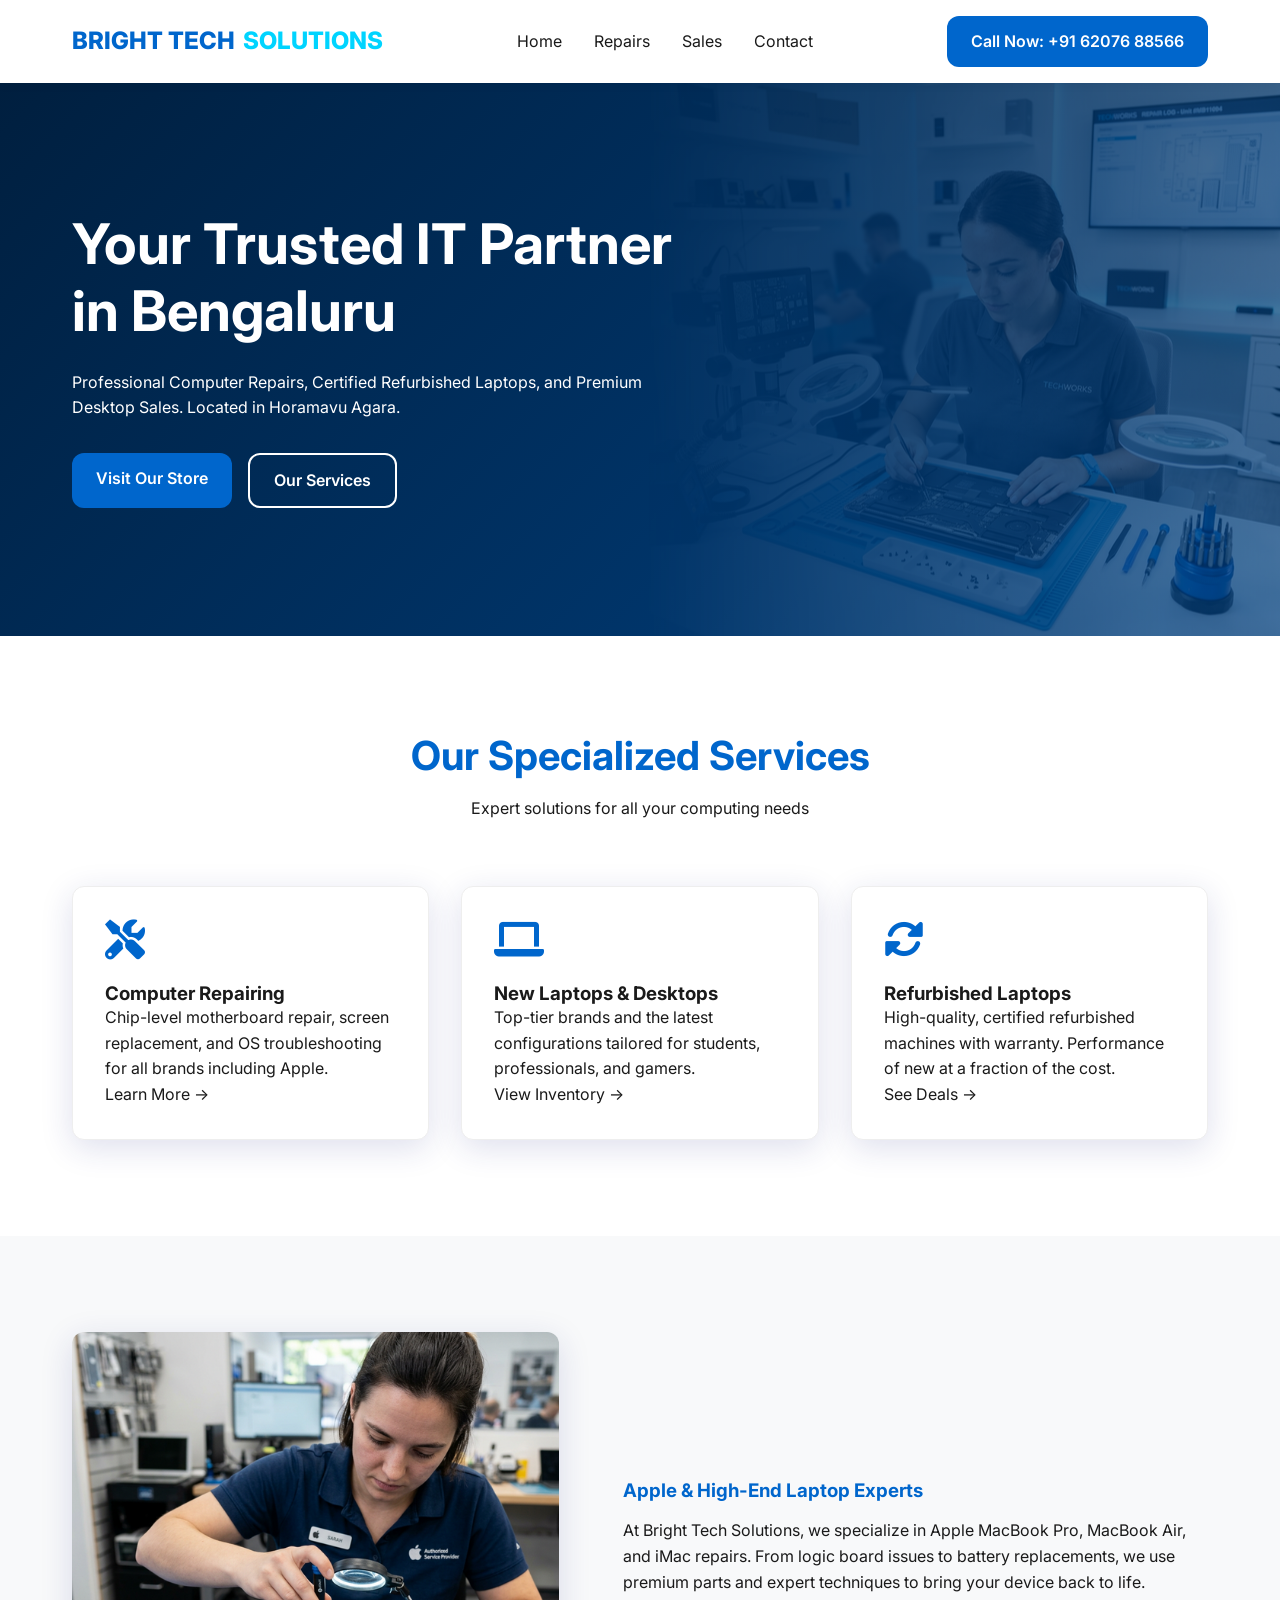
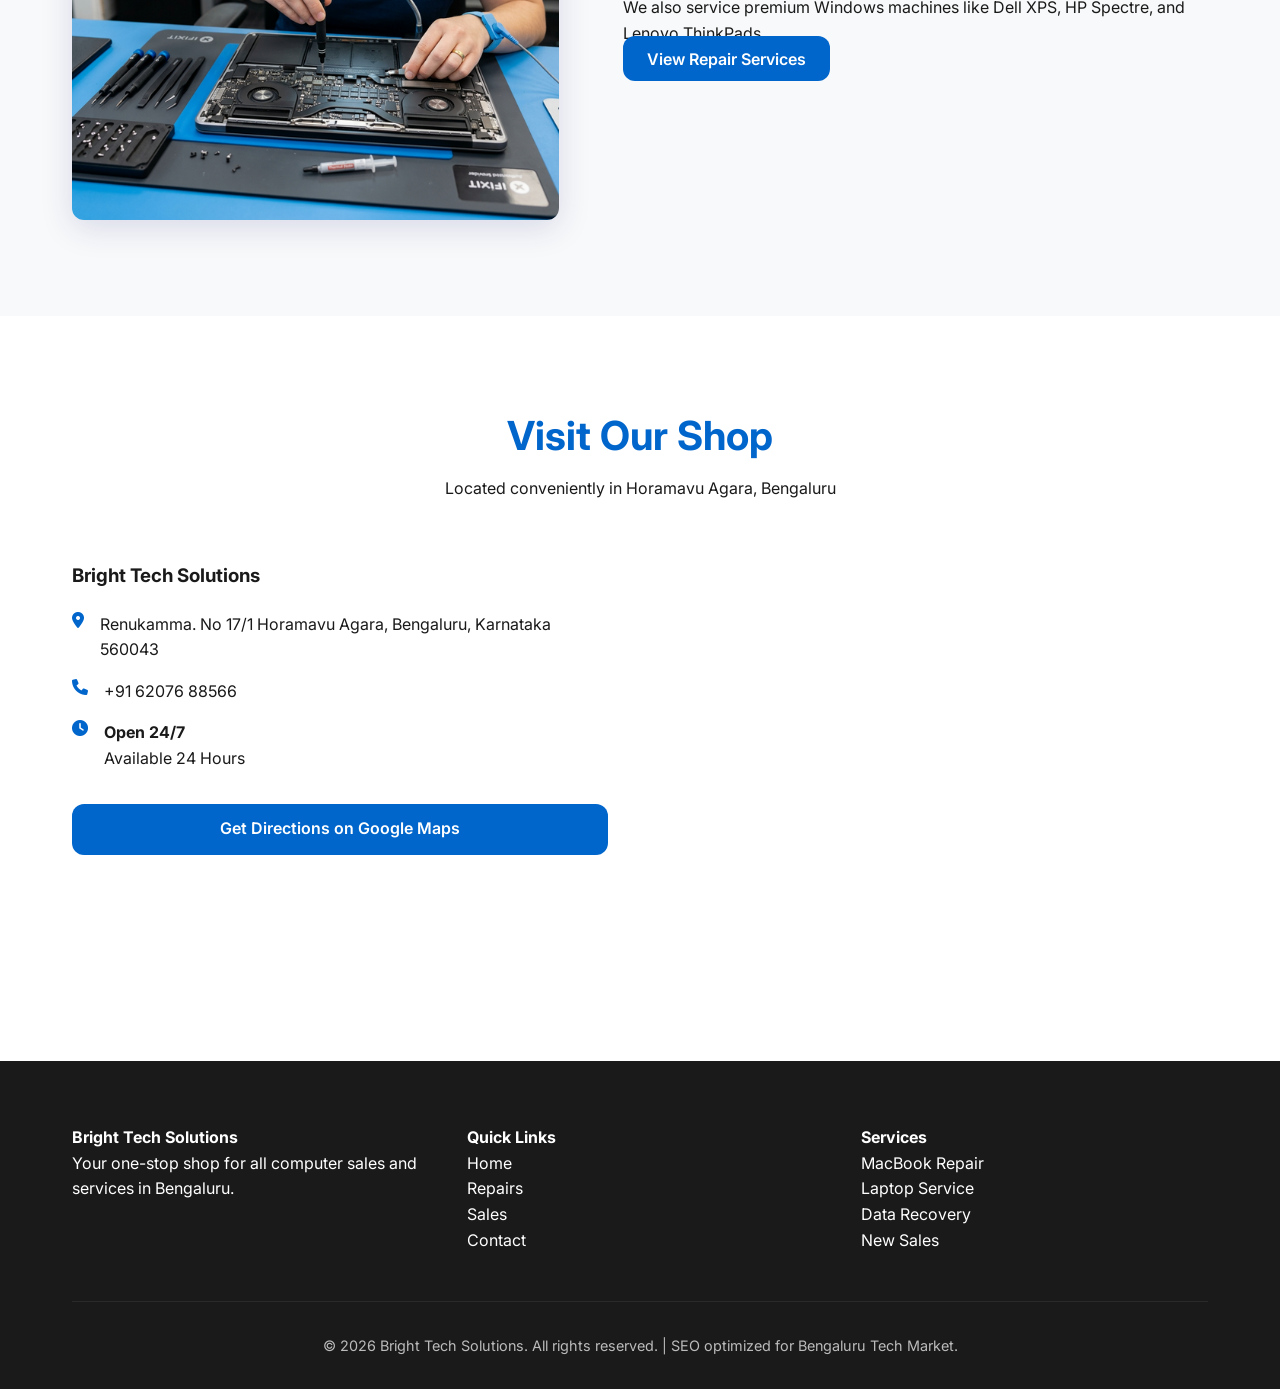
<file: index.html>
<!DOCTYPE html>
<html lang="en">

<head>
    <meta charset="UTF-8">
    <meta name="viewport" content="width=device-width, initial-scale=1.0">
    <link rel="canonical" href="https://brighttechsolution.store/" />
    <title>Bright Tech Solutions | Best Laptop Repair & Computer Sales in Bengaluru</title>
    <meta name="description"
        content="Bright Tech Solutions in Horamavu Agara, Bengaluru. Specialist in Apple laptop repairs, computer services, refurbished laptops, and desktop sales. High-quality tech solutions at affordable prices.">
    <meta name="keywords"
        content="Laptop repair Bengaluru, Computer service Horamavu Agara, Refurbished laptops Bengaluru, Apple laptop repair Bengaluru, Computer sales Bengaluru, Bright Tech Solutions">

    <!-- Open Graph / Facebook -->
    <meta property="og:type" content="website" />
    <meta property="og:url" content="https://brighttechsolution.store/" />
    <meta property="og:title" content="Bright Tech Solutions | Best Laptop Repair & Computer Sales in Bengaluru" />
    <meta property="og:description" content="Bright Tech Solutions in Horamavu Agara, Bengaluru. Specialist in Apple laptop repairs, computer services, refurbished laptops, and desktop sales. High-quality tech solutions at affordable prices." />
    <meta property="og:image" content="https://brighttechsolution.store/images/hero.png" />

    <!-- Twitter -->
    <meta property="twitter:card" content="summary_large_image" />
    <meta property="twitter:url" content="https://brighttechsolution.store/" />
    <meta property="twitter:title" content="Bright Tech Solutions | Best Laptop Repair & Computer Sales in Bengaluru" />
    <meta property="twitter:description" content="Bright Tech Solutions in Horamavu Agara, Bengaluru. Specialist in Apple laptop repairs, computer services, refurbished laptops, and desktop sales. High-quality tech solutions at affordable prices." />
    <meta property="twitter:image" content="https://brighttechsolution.store/images/hero.png" />

    <!-- CSS -->
    <link rel="stylesheet" href="css/styles.css">
    <!-- Google Fonts -->
    <link href="https://fonts.googleapis.com/css2?family=Inter:wght@400;600;700;800&display=swap" rel="stylesheet">
    <!-- Font Awesome -->
    <link rel="stylesheet" href="https://cdnjs.cloudflare.com/ajax/libs/font-awesome/6.0.0/css/all.min.css">

    <!-- Local Business Schema -->
    <script type="application/ld+json">
    {
      "@context": "https://schema.org",
      "@type": "LocalBusiness",
      "name": "Bright Tech Solutions",
      "image": "images/hero.png",
      "@id": "",
      "url": "https://brighttechsolutions.com",
      "telephone": "+91 62076 88566",
      "address": {
        "@type": "PostalAddress",
        "streetAddress": "Renukamma. No 17/1 Horamavu Agara",
        "addressLocality": "Bengaluru",
        "postalCode": "560043",
        "addressRegion": "KA",
        "addressCountry": "IN"
      },
      "geo": {
        "@type": "GeoCoordinates",
        "latitude": 13.0298,
        "longitude": 77.6628
      },
      "openingHoursSpecification": {
        "@type": "OpeningHoursSpecification",
        "dayOfWeek": [
          "Monday",
          "Tuesday",
          "Wednesday",
          "Thursday",
          "Friday",
          "Saturday",
          "Sunday"
        ],
        "opens": "00:00",
        "closes": "23:59"
      },
      "sameAs": []
    }
    </script>
</head>

<body>


    <header>
        <div class="container">
            <nav>
                <a href="index.html" class="logo">BRIGHT TECH <span>SOLUTIONS</span></a>
                <div class="mobile-toggle" id="mobile-toggle">
                    <i class="fas fa-bars"></i>
                </div>
                <ul class="nav-links" id="nav-links">
                    <li><a href="index.html">Home</a></li>
                    <li><a href="repairs.html">Repairs</a></li>
                    <li><a href="sales.html">Sales</a></li>
                    <li><a href="contact.html">Contact</a></li>
                </ul>
                <a href="tel:+916207688566" class="cta-button nav-cta">Call Now: +91 62076 88566</a>
            </nav>
        </div>
    </header>

    <main>
        <!-- Hero Section -->
        <section class="hero">
            <div class="container">
                <div class="hero-content">
                    <h1>Your Trusted IT Partner in Bengaluru</h1>
                    <p>Professional Computer Repairs, Certified Refurbished Laptops, and Premium Desktop Sales. Located
                        in Horamavu Agara.</p>
                    <div class="hero-btns">
                        <a href="contact.html" class="cta-button">Visit Our Store</a>
                        <a href="repairs.html" class="cta-button outline">Our Services</a>
                    </div>
                </div>
            </div>
        </section>

        <!-- Services Preview -->
        <section id="services">
            <div class="container">
                <div class="section-title">
                    <h2>Our Specialized Services</h2>
                    <p>Expert solutions for all your computing needs</p>
                </div>
                <div class="services-grid">
                    <div class="service-card">
                        <i class="fas fa-tools"></i>
                        <h3>Computer Repairing</h3>
                        <p>Chip-level motherboard repair, screen replacement, and OS troubleshooting for all brands
                            including Apple.</p>
                        <a href="repairs.html">Learn More →</a>
                    </div>
                    <div class="service-card">
                        <i class="fas fa-laptop"></i>
                        <h3>New Laptops & Desktops</h3>
                        <p>Top-tier brands and the latest configurations tailored for students, professionals, and
                            gamers.</p>
                        <a href="sales.html">View Inventory →</a>
                    </div>
                    <div class="service-card">
                        <i class="fas fa-sync-alt"></i>
                        <h3>Refurbished Laptops</h3>
                        <p>High-quality, certified refurbished machines with warranty. Performance of new at a fraction
                            of the cost.</p>
                        <a href="sales.html">See Deals →</a>
                    </div>
                </div>
            </div>
        </section>

        <!-- Apple Expert Section -->
        <section class="content-section">
            <div class="container">
                <div class="content-flex">
                    <div class="content-image">
                        <img src="images/apple-repair.png" alt="Apple MacBook Repair Bengaluru">
                    </div>
                    <div class="content-text">
                        <h3>Apple & High-End Laptop Experts</h3>
                        <p>At Bright Tech Solutions, we specialize in Apple MacBook Pro, MacBook Air, and iMac repairs.
                            From logic board issues to battery replacements, we use premium parts and expert techniques
                            to bring your device back to life.</p>
                        <p>We also service premium Windows machines like Dell XPS, HP Spectre, and Lenovo ThinkPads.</p>
                        <a href="repairs.html" class="cta-button">View Repair Services</a>
                    </div>
                </div>
            </div>
        </section>

        <!-- Location Section -->
        <section id="location">
            <div class="container">
                <div class="section-title">
                    <h2>Visit Our Shop</h2>
                    <p>Located conveniently in Horamavu Agara, Bengaluru</p>
                </div>
                <div class="contact-container">
                    <div class="contact-info">
                        <h3>Bright Tech Solutions</h3>
                        <div class="info-item">
                            <i class="fas fa-map-marker-alt" style="color: var(--primary);"></i>
                            <p>Renukamma. No 17/1 Horamavu Agara, Bengaluru, Karnataka 560043</p>
                        </div>
                        <div class="info-item">
                            <i class="fas fa-phone" style="color: var(--primary);"></i>
                            <p>+91 62076 88566</p>
                        </div>
                        <div class="info-item">
                            <i class="fas fa-clock" style="color: var(--primary);"></i>
                            <p><strong>Open 24/7</strong><br>Available 24 Hours</p>
                        </div>
                        <a href="https://www.google.com/maps/search/Renukamma.+No+17%2F1+Horamavu+Agara+Bengaluru"
                            target="_blank" class="cta-button"
                            style="display: block; text-align: center; margin-top: 2rem;">Get Directions on Google
                            Maps</a>
                    </div>
                    <div class="map-placeholder" style="background: transparent;">
                        <iframe
                            src="https://www.google.com/maps/embed?pb=!3m2!1sen!2sin!4v1773746045491!5m2!1sen!2sin!6m8!1m7!1s3-yJA3VffzMCEa43HB0KdQ!2m2!1d13.0298482997819!2d77.65881555821899!3f69.63453522921839!4f4.953199277610111!5f0.7820865974627469"
                            width="100%" height="450" style="border:0;" allowfullscreen="" loading="lazy"
                            referrerpolicy="no-referrer-when-downgrade"></iframe>
                    </div>
                </div>
            </div>
        </section>
    </main>

    <footer>
        <div class="container">
            <div class="footer-grid">
                <div>
                    <h4>Bright Tech Solutions</h4>
                    <p>Your one-stop shop for all computer sales and services in Bengaluru.</p>
                </div>
                <div>
                    <h4>Quick Links</h4>
                    <ul>
                        <li><a href="index.html">Home</a></li>
                        <li><a href="repairs.html">Repairs</a></li>
                        <li><a href="sales.html">Sales</a></li>
                        <li><a href="contact.html">Contact</a></li>
                    </ul>
                </div>
                <div>
                    <h4>Services</h4>
                    <ul>
                        <li>MacBook Repair</li>
                        <li>Laptop Service</li>
                        <li>Data Recovery</li>
                        <li>New Sales</li>
                    </ul>
                </div>
            </div>
            <div class="footer-bottom">
                <p>&copy; 2026 Bright Tech Solutions. All rights reserved. | SEO optimized for Bengaluru Tech Market.
                </p>
            </div>
        </div>
    </footer>
    <script>
  window.AIChatConfig = {
    serverUrl: 'https://qply.io',
    siteKey: 'FqAcB9vzO0EHRgk-VLzV_J8YjkC80QHc',
    color: '#4F46E5',
  };
</script>
<script src="https://qply.io/widget.js" async></script>


    <script src="js/main.js"></script>
</body>

</html>
</file>
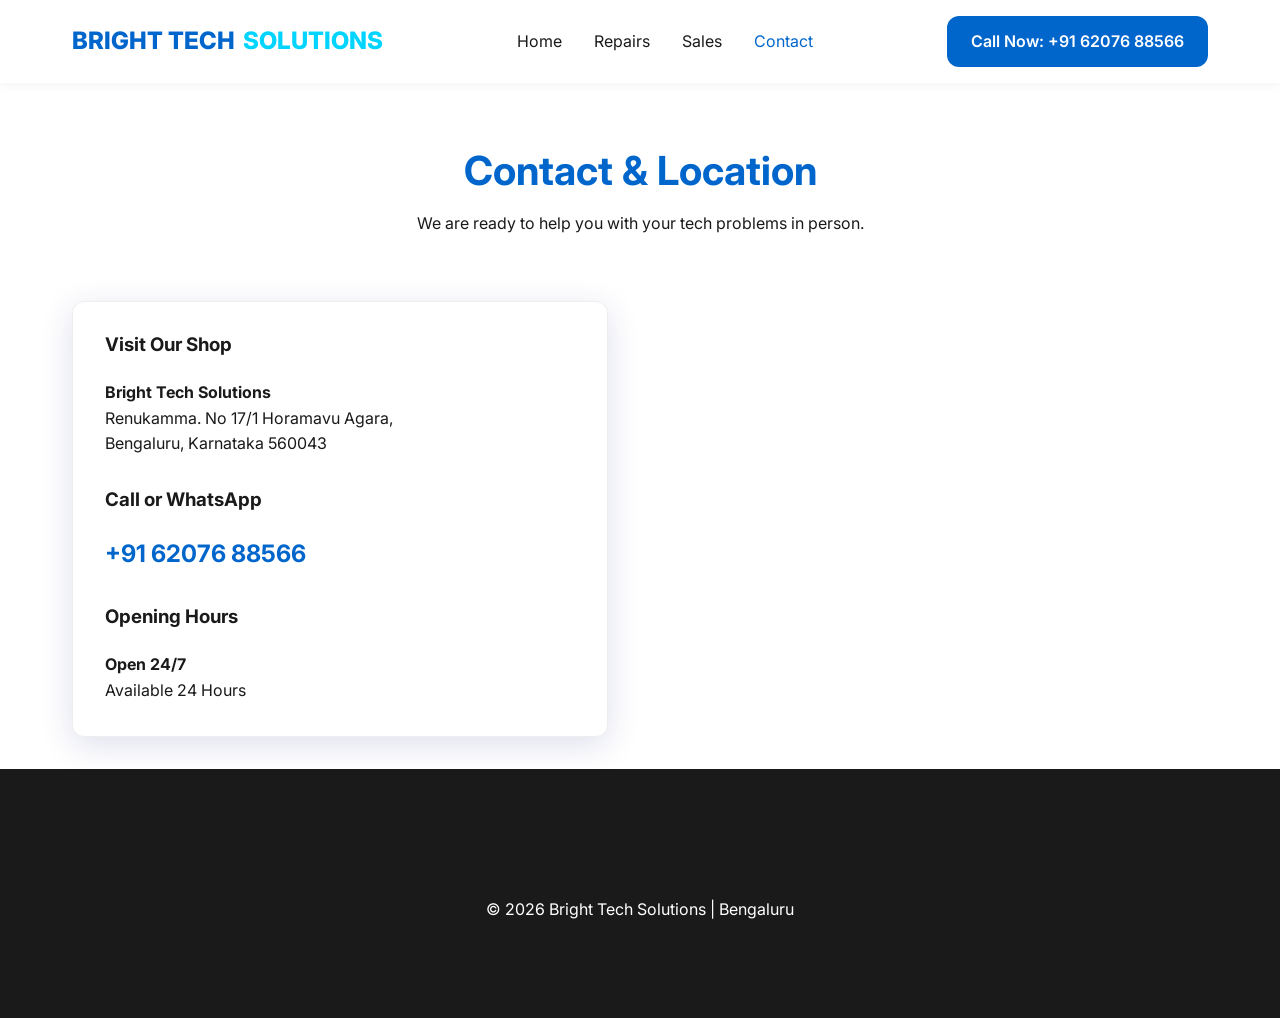
<file: contact.html>
<!DOCTYPE html>
<html lang="en">

<head>
    <meta charset="UTF-8">
    <meta name="viewport" content="width=device-width, initial-scale=1.0">
    <link rel="canonical" href="https://brighttechsolution.store/contact.html" />
    <title>Contact Us | Visit Our Shop in Horamavu Agara, Bengaluru</title>
    <meta name="description"
        content="Contact Bright Tech Solutions for computer repairs and sales in Bengaluru. Located at Renukamma No 17/1 Horamavu Agara. Call +91 98765 43210 today.">

    <!-- Open Graph / Facebook -->
    <meta property="og:type" content="website" />
    <meta property="og:url" content="https://brighttechsolution.store/contact.html" />
    <meta property="og:title" content="Contact Us | Visit Our Shop in Horamavu Agara, Bengaluru" />
    <meta property="og:description" content="Contact Bright Tech Solutions for computer repairs and sales in Bengaluru. Located at Renukamma No 17/1 Horamavu Agara. Call +91 98765 43210 today." />
    <meta property="og:image" content="https://brighttechsolution.store/images/hero.png" />

    <!-- Twitter -->
    <meta property="twitter:card" content="summary_large_image" />
    <meta property="twitter:url" content="https://brighttechsolution.store/contact.html" />
    <meta property="twitter:title" content="Contact Us | Visit Our Shop in Horamavu Agara, Bengaluru" />
    <meta property="twitter:description" content="Contact Bright Tech Solutions for computer repairs and sales in Bengaluru. Located at Renukamma No 17/1 Horamavu Agara. Call +91 98765 43210 today." />
    <meta property="twitter:image" content="https://brighttechsolution.store/images/hero.png" />
    <link rel="stylesheet" href="css/styles.css">
    <link href="https://fonts.googleapis.com/css2?family=Inter:wght@400;600;700;800&display=swap" rel="stylesheet">
    <link rel="stylesheet" href="https://cdnjs.cloudflare.com/ajax/libs/font-awesome/6.0.0/css/all.min.css">
</head>

<body>

    <header>
        <div class="container">
            <nav>
                <a href="index.html" class="logo">BRIGHT TECH <span>SOLUTIONS</span></a>
                <div class="mobile-toggle" id="mobile-toggle">
                    <i class="fas fa-bars"></i>
                </div>
                <ul class="nav-links" id="nav-links">
                    <li><a href="index.html">Home</a></li>
                    <li><a href="repairs.html">Repairs</a></li>
                    <li><a href="sales.html">Sales</a></li>
                    <li><a href="contact.html" class="active" style="color: var(--primary);">Contact</a></li>
                </ul>
                <a href="tel:+916207688566" class="cta-button nav-cta">Call Now: +91 62076 88566</a>
            </nav>
        </div>
    </header>

    <main>
        <section class="container" style="padding-top: 4rem;">
            <div class="section-title">
                <h2>Contact & Location</h2>
                <p>We are ready to help you with your tech problems in person.</p>
            </div>

            <div class="contact-container">
                <div class="contact-info">
                    <div class="service-card" style="margin-bottom: 2rem;">
                        <h3>Visit Our Shop</h3>
                        <p><strong>Bright Tech Solutions</strong></p>
                        <p>Renukamma. No 17/1 Horamavu Agara,<br>Bengaluru, Karnataka 560043</p>

                        <h3 style="margin-top: 2rem;">Call or WhatsApp</h3>
                        <p><a href="tel:+916207688566" style="color: var(--primary); font-size: 1.5rem; font-weight: 700;">+91 62076 88566</a></p>

                        <h3 style="margin-top: 2rem;">Opening Hours</h3>
                        <p><strong>Open 24/7</strong></p>
                        <p>Available 24 Hours</p>
                    </div>
                </div>
                <div>
                    <div class="map-placeholder" style="background: transparent;">
                        <iframe
                            src="https://www.google.com/maps/embed?pb=!3m2!1sen!2sin!4v1773746045491!5m2!1sen!2sin!6m8!1m7!1s3-yJA3VffzMCEa43HB0KdQ!2m2!1d13.0298482997819!2d77.65881555821899!3f69.63453522921839!4f4.953199277610111!5f0.7820865974627469"
                            width="100%" height="450" style="border:0;" allowfullscreen="" loading="lazy"
                            referrerpolicy="no-referrer-when-downgrade"></iframe>
                    </div>
                </div>
            </div>
        </section>
    </main>

    <footer>
        <div class="container" style="text-align: center; padding: 4rem 0;">
            <p>&copy; 2026 Bright Tech Solutions | Bengaluru</p>
        </div>
    </footer>

    <script src="js/main.js"></script>
</body>

</html>
</file>
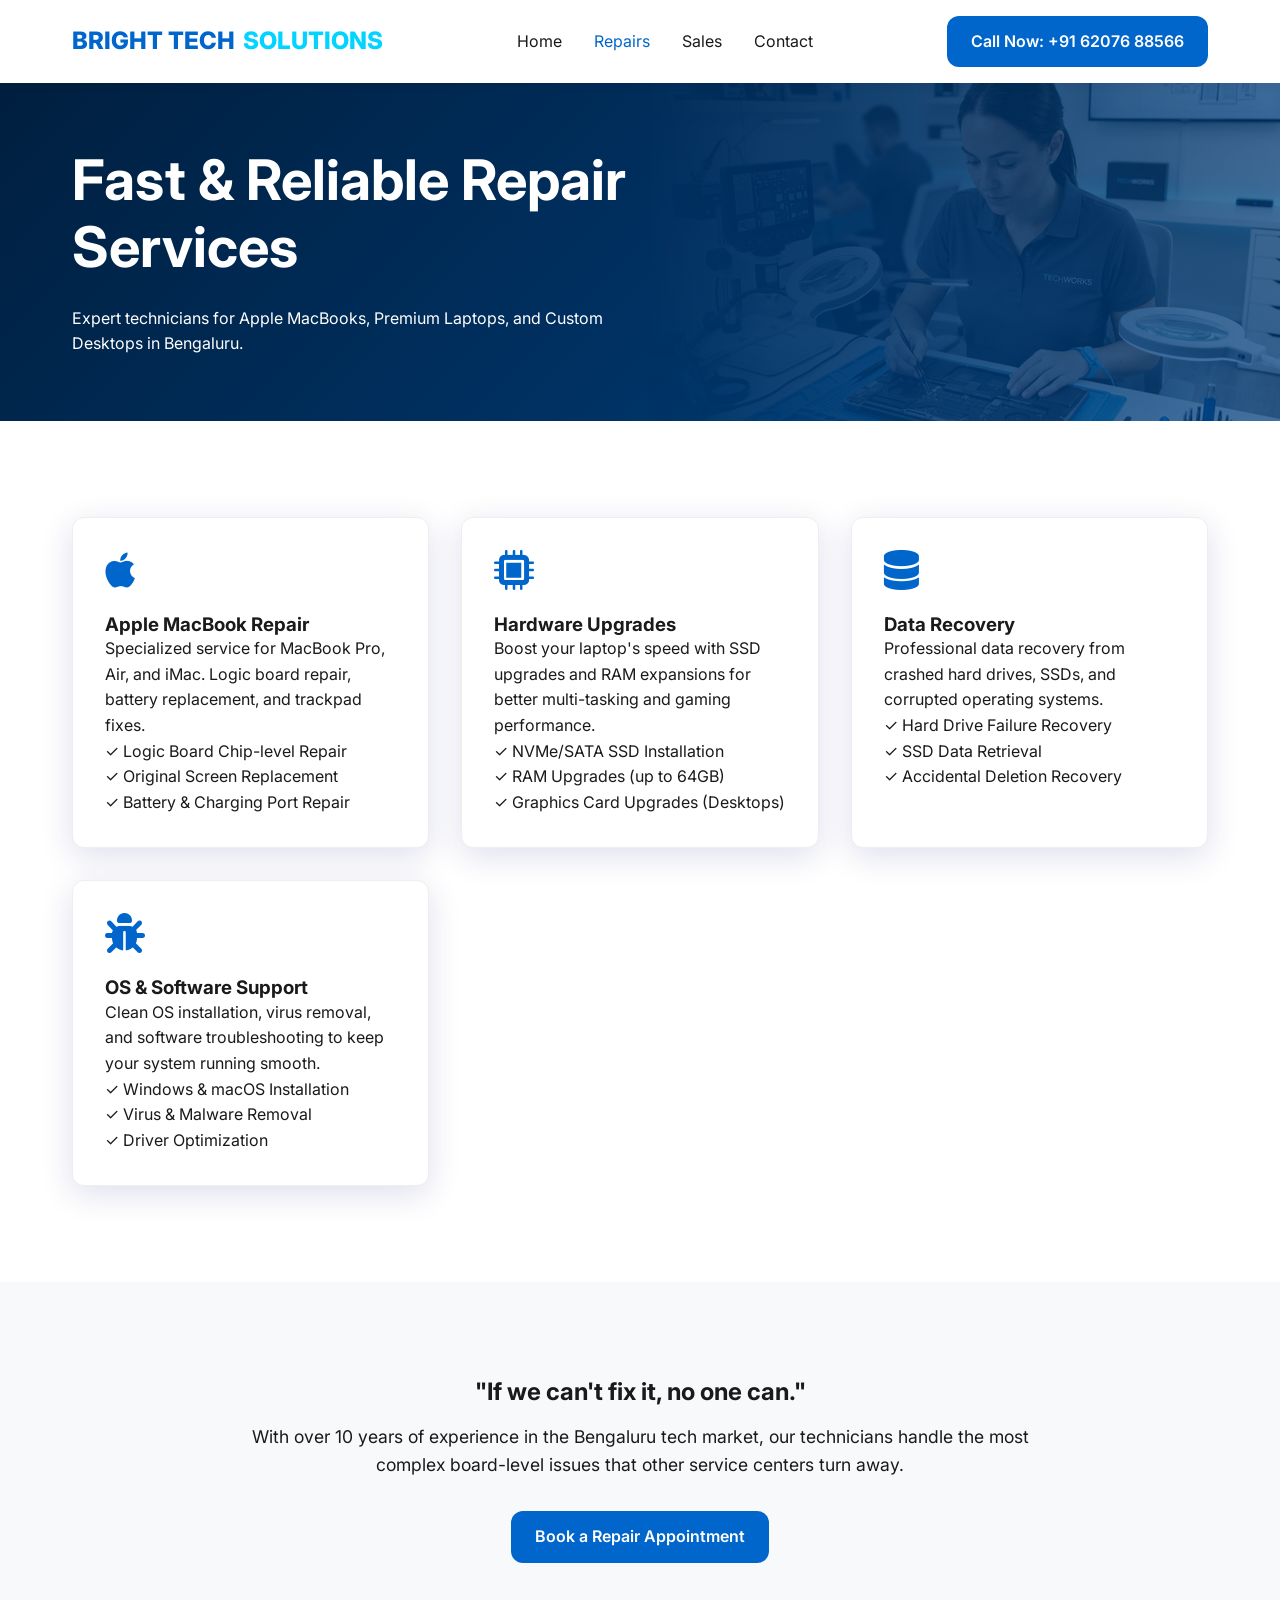
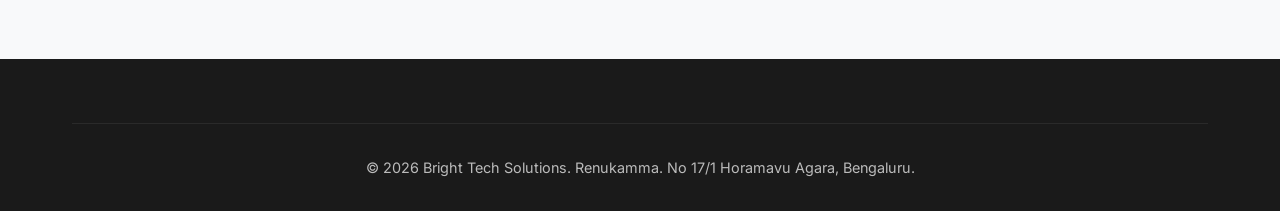
<file: repairs.html>
<!DOCTYPE html>
<html lang="en">

<head>
    <meta charset="UTF-8">
    <meta name="viewport" content="width=device-width, initial-scale=1.0">
    <link rel="canonical" href="https://brighttechsolution.store/repairs.html" />
    <title>Expert Computer & Laptop Repair Services | Bright Tech Solutions Bengaluru</title>
    <meta name="description"
        content="Professional laptop and desktop repairs in Bengaluru. We specialize in Apple MacBook repair, motherboard chip-level service, screen replacement, and data recovery at Bright Tech Solutions.">

    <!-- Open Graph / Facebook -->
    <meta property="og:type" content="website" />
    <meta property="og:url" content="https://brighttechsolution.store/repairs.html" />
    <meta property="og:title" content="Expert Computer & Laptop Repair Services | Bright Tech Solutions Bengaluru" />
    <meta property="og:description" content="Professional laptop and desktop repairs in Bengaluru. We specialize in Apple MacBook repair, motherboard chip-level service, screen replacement, and data recovery at Bright Tech Solutions." />
    <meta property="og:image" content="https://brighttechsolution.store/images/hero.png" />

    <!-- Twitter -->
    <meta property="twitter:card" content="summary_large_image" />
    <meta property="twitter:url" content="https://brighttechsolution.store/repairs.html" />
    <meta property="twitter:title" content="Expert Computer & Laptop Repair Services | Bright Tech Solutions Bengaluru" />
    <meta property="twitter:description" content="Professional laptop and desktop repairs in Bengaluru. We specialize in Apple MacBook repair, motherboard chip-level service, screen replacement, and data recovery at Bright Tech Solutions." />
    <meta property="twitter:image" content="https://brighttechsolution.store/images/hero.png" />
    <link rel="stylesheet" href="css/styles.css">
    <link href="https://fonts.googleapis.com/css2?family=Inter:wght@400;600;700;800&display=swap" rel="stylesheet">
    <link rel="stylesheet" href="https://cdnjs.cloudflare.com/ajax/libs/font-awesome/6.0.0/css/all.min.css">
</head>

<body>

    <header>
        <div class="container">
            <nav>
                <a href="index.html" class="logo">BRIGHT TECH <span>SOLUTIONS</span></a>
                <div class="mobile-toggle" id="mobile-toggle">
                    <i class="fas fa-bars"></i>
                </div>
                <ul class="nav-links" id="nav-links">
                    <li><a href="index.html">Home</a></li>
                    <li><a href="repairs.html" class="active" style="color: var(--primary);">Repairs</a></li>
                    <li><a href="sales.html">Sales</a></li>
                    <li><a href="contact.html">Contact</a></li>
                </ul>
                <a href="tel:+916207688566" class="cta-button nav-cta">Call Now: +91 62076 88566</a>
            </nav>
        </div>
    </header>

    <main>
        <section class="hero" style="padding: 4rem 0;">
            <div class="container">
                <div class="hero-content">
                    <h1>Fast & Reliable Repair Services</h1>
                    <p>Expert technicians for Apple MacBooks, Premium Laptops, and Custom Desktops in Bengaluru.</p>
                </div>
            </div>
        </section>

        <section>
            <div class="container">
                <div class="services-grid">
                    <div class="service-card">
                        <i class="fab fa-apple"></i>
                        <h3>Apple MacBook Repair</h3>
                        <p>Specialized service for MacBook Pro, Air, and iMac. Logic board repair, battery replacement,
                            and trackpad fixes.</p>
                        <ul>
                            <li>✓ Logic Board Chip-level Repair</li>
                            <li>✓ Original Screen Replacement</li>
                            <li>✓ Battery & Charging Port Repair</li>
                        </ul>
                    </div>
                    <div class="service-card">
                        <i class="fas fa-microchip"></i>
                        <h3>Hardware Upgrades</h3>
                        <p>Boost your laptop's speed with SSD upgrades and RAM expansions for better multi-tasking and
                            gaming performance.</p>
                        <ul>
                            <li>✓ NVMe/SATA SSD Installation</li>
                            <li>✓ RAM Upgrades (up to 64GB)</li>
                            <li>✓ Graphics Card Upgrades (Desktops)</li>
                        </ul>
                    </div>
                    <div class="service-card">
                        <i class="fas fa-database"></i>
                        <h3>Data Recovery</h3>
                        <p>Professional data recovery from crashed hard drives, SSDs, and corrupted operating systems.
                        </p>
                        <ul>
                            <li>✓ Hard Drive Failure Recovery</li>
                            <li>✓ SSD Data Retrieval</li>
                            <li>✓ Accidental Deletion Recovery</li>
                        </ul>
                    </div>
                    <div class="service-card">
                        <i class="fas fa-bug"></i>
                        <h3>OS & Software Support</h3>
                        <p>Clean OS installation, virus removal, and software troubleshooting to keep your system
                            running smooth.</p>
                        <ul>
                            <li>✓ Windows & macOS Installation</li>
                            <li>✓ Virus & Malware Removal</li>
                            <li>✓ Driver Optimization</li>
                        </ul>
                    </div>
                </div>
            </div>
        </section>

        <section class="content-section">
            <div class="container">
                <div style="text-align: center; max-width: 800px; margin: 0 auto;">
                    <h2>"If we can't fix it, no one can."</h2>
                    <p style="margin-top: 1rem; font-size: 1.1rem;">With over 10 years of experience in the Bengaluru
                        tech market, our technicians handle the most complex board-level issues that other service
                        centers turn away.</p>
                    <a href="contact.html" class="cta-button" style="margin-top: 2rem; display: inline-block;">Book a
                        Repair Appointment</a>
                </div>
            </div>
        </section>
    </main>

    <footer>
        <div class="container">
            <div class="footer-bottom">
                <p>&copy; 2026 Bright Tech Solutions. Renukamma. No 17/1 Horamavu Agara, Bengaluru.</p>
            </div>
        </div>
    </footer>

    <script src="js/main.js"></script>
</body>

</html>
</file>
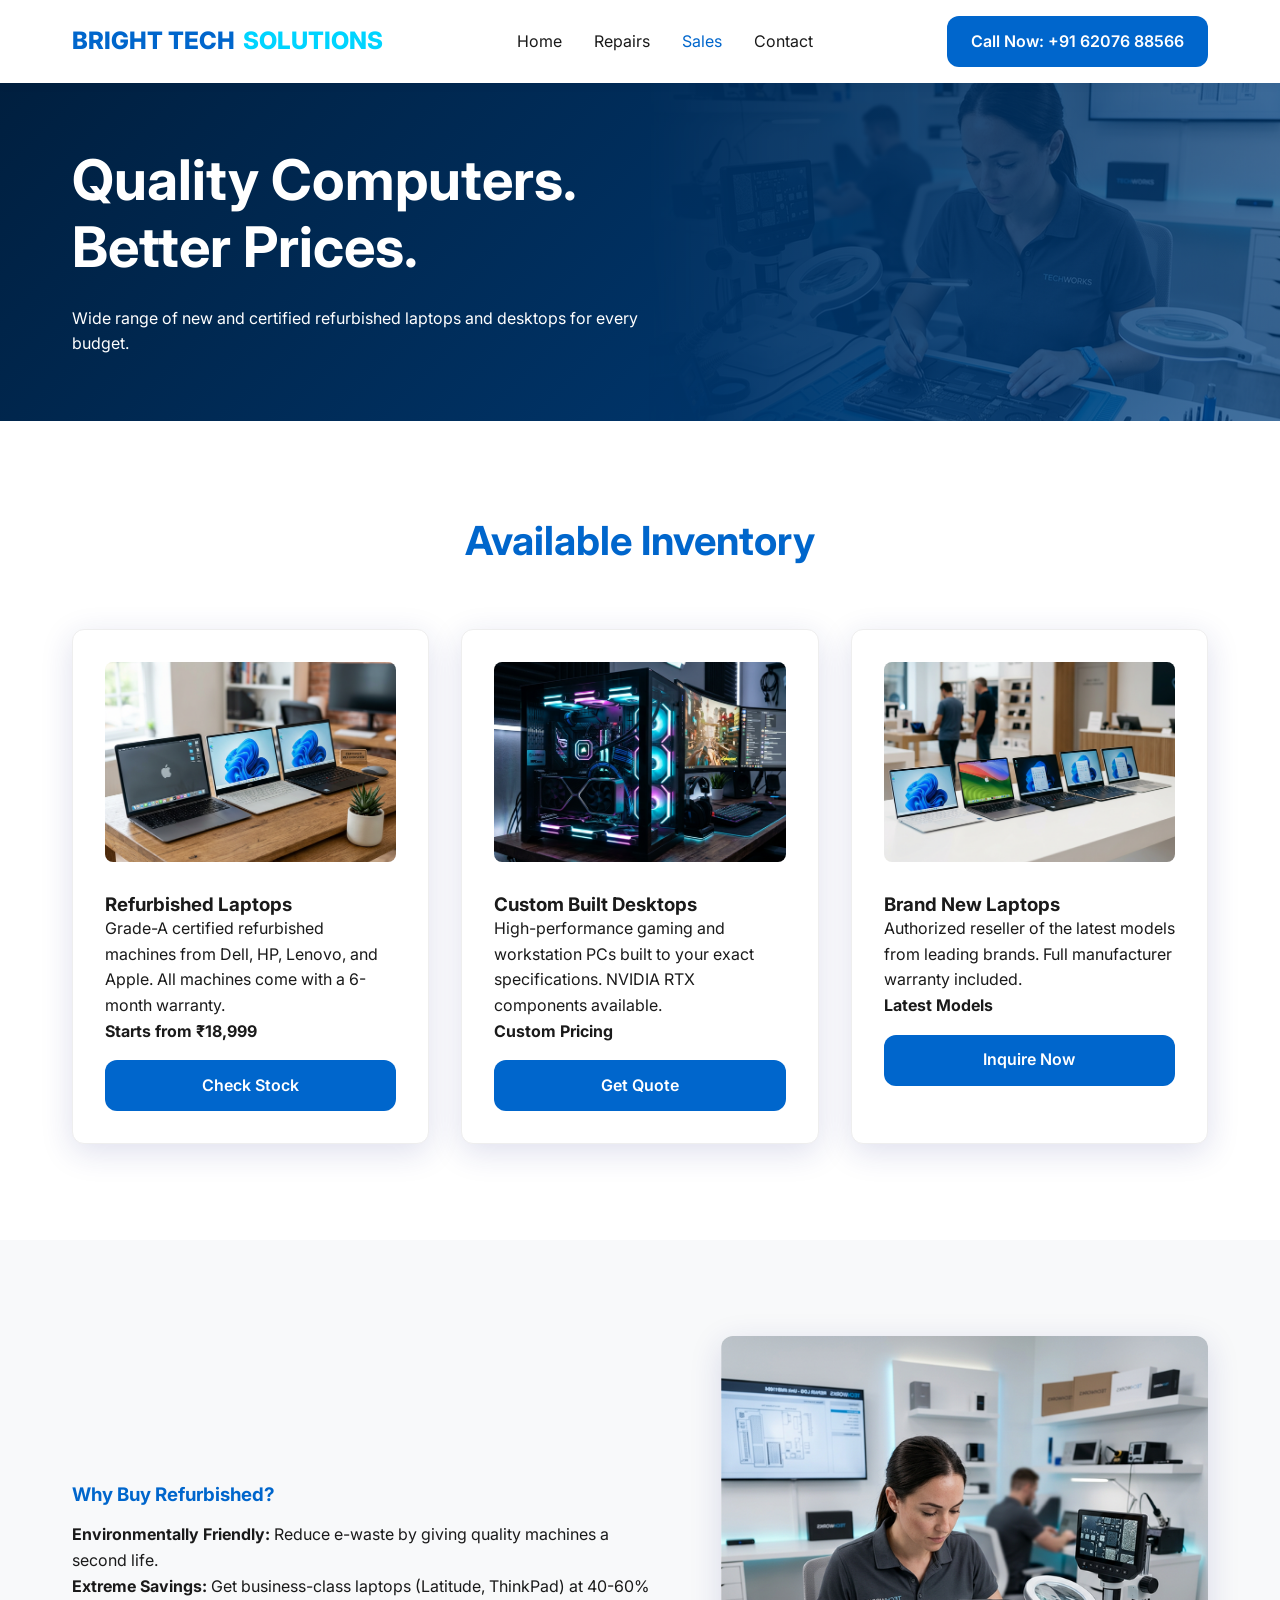
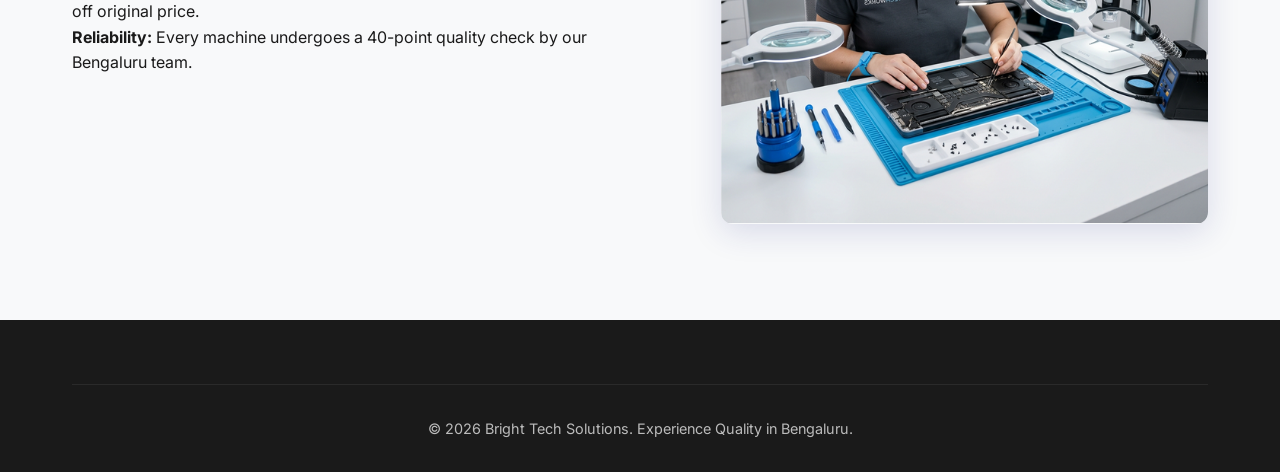
<file: sales.html>
<!DOCTYPE html>
<html lang="en">

<head>
    <meta charset="UTF-8">
    <meta name="viewport" content="width=device-width, initial-scale=1.0">
    <link rel="canonical" href="https://brighttechsolution.store/sales.html" />
    <title>Buy Laptops & Desktops | Refurbished & New | Bright Tech Solutions Bengaluru</title>
    <meta name="description"
        content="Shop the best deals on new and refurbished laptops in Bengaluru. Dell, HP, Lenovo, and Apple MacBooks available at Bright Tech Solutions, Horamavu Agara.">

    <!-- Open Graph / Facebook -->
    <meta property="og:type" content="website" />
    <meta property="og:url" content="https://brighttechsolution.store/sales.html" />
    <meta property="og:title" content="Buy Laptops & Desktops | Refurbished & New | Bright Tech Solutions Bengaluru" />
    <meta property="og:description" content="Shop the best deals on new and refurbished laptops in Bengaluru. Dell, HP, Lenovo, and Apple MacBooks available at Bright Tech Solutions, Horamavu Agara." />
    <meta property="og:image" content="https://brighttechsolution.store/images/hero.png" />

    <!-- Twitter -->
    <meta property="twitter:card" content="summary_large_image" />
    <meta property="twitter:url" content="https://brighttechsolution.store/sales.html" />
    <meta property="twitter:title" content="Buy Laptops & Desktops | Refurbished & New | Bright Tech Solutions Bengaluru" />
    <meta property="twitter:description" content="Shop the best deals on new and refurbished laptops in Bengaluru. Dell, HP, Lenovo, and Apple MacBooks available at Bright Tech Solutions, Horamavu Agara." />
    <meta property="twitter:image" content="https://brighttechsolution.store/images/hero.png" />
    <link rel="stylesheet" href="css/styles.css">
    <link href="https://fonts.googleapis.com/css2?family=Inter:wght@400;600;700;800&display=swap" rel="stylesheet">
    <link rel="stylesheet" href="https://cdnjs.cloudflare.com/ajax/libs/font-awesome/6.0.0/css/all.min.css">
</head>

<body>

    <header>
        <div class="container">
            <nav>
                <a href="index.html" class="logo">BRIGHT TECH <span>SOLUTIONS</span></a>
                <div class="mobile-toggle" id="mobile-toggle">
                    <i class="fas fa-bars"></i>
                </div>
                <ul class="nav-links" id="nav-links">
                    <li><a href="index.html">Home</a></li>
                    <li><a href="repairs.html">Repairs</a></li>
                    <li><a href="sales.html" class="active" style="color: var(--primary);">Sales</a></li>
                    <li><a href="contact.html">Contact</a></li>
                </ul>
                <a href="tel:+916207688566" class="cta-button nav-cta">Call Now: +91 62076 88566</a>
            </nav>
        </div>
    </header>

    <main>
        <section class="hero" style="padding: 4rem 0;">
            <div class="container">
                <div class="hero-content">
                    <h1>Quality Computers. Better Prices.</h1>
                    <p>Wide range of new and certified refurbished laptops and desktops for every budget.</p>
                </div>
            </div>
        </section>

        <section>
            <div class="container">
                <div class="section-title">
                    <h2>Available Inventory</h2>
                </div>
                <div class="services-grid">
                    <div class="service-card">
                        <img src="images/refurbished.png" alt="Refurbished Laptops Bengaluru"
                            style="margin-bottom: 2rem; border-radius: 8px; width: 100%; height: 200px; object-fit: cover;">
                        <h3>Refurbished Laptops</h3>
                        <p>Grade-A certified refurbished machines from Dell, HP, Lenovo, and Apple. All machines come
                            with a 6-month warranty.</p>
                        <p><strong>Starts from ₹18,999</strong></p>
                        <a href="contact.html" class="cta-button"
                            style="margin-top: 1rem; display: block; text-align: center;">Check Stock</a>
                    </div>
                    <div class="service-card">
                        <img src="images/custom-desktops.png" alt="Custom Built Gaming Desktops Bengaluru"
                            style="margin-bottom: 2rem; border-radius: 8px; width: 100%; height: 200px; object-fit: cover;">
                        <h3>Custom Built Desktops</h3>
                        <p>High-performance gaming and workstation PCs built to your exact specifications. NVIDIA RTX
                            components available.</p>
                        <p><strong>Custom Pricing</strong></p>
                        <a href="contact.html" class="cta-button"
                            style="margin-top: 1rem; display: block; text-align: center;">Get Quote</a>
                    </div>
                    <div class="service-card">
                        <img src="images/new-laptops.png" alt="Brand New Laptops Bengaluru"
                            style="margin-bottom: 2rem; border-radius: 8px; width: 100%; height: 200px; object-fit: cover;">
                        <h3>Brand New Laptops</h3>
                        <p>Authorized reseller of the latest models from leading brands. Full manufacturer warranty
                            included.</p>
                        <p><strong>Latest Models</strong></p>
                        <a href="contact.html" class="cta-button"
                            style="margin-top: 1rem; display: block; text-align: center;">Inquire Now</a>
                    </div>
                </div>
            </div>
        </section>

        <section class="content-section">
            <div class="container">
                <div class="content-flex">
                    <div class="content-text">
                        <h3>Why Buy Refurbished?</h3>
                        <ul>
                            <li><strong>Environmentally Friendly:</strong> Reduce e-waste by giving quality machines a
                                second life.</li>
                            <li><strong>Extreme Savings:</strong> Get business-class laptops (Latitude, ThinkPad) at
                                40-60% off original price.</li>
                            <li><strong>Reliability:</strong> Every machine undergoes a 40-point quality check by our
                                Bengaluru team.</li>
                        </ul>
                    </div>
                    <div class="content-image">
                        <img src="images/hero.png" alt="Trusted Sales" style="transform: scaleX(-1);">
                    </div>
                </div>
            </div>
        </section>
    </main>

    <footer>
        <div class="container">
            <div class="footer-bottom">
                <p>&copy; 2026 Bright Tech Solutions. Experience Quality in Bengaluru.</p>
            </div>
        </div>
    </footer>

    <script src="js/main.js"></script>
</body>

</html>
</file>
<file: css/styles.css>
:root {
    --primary: #0066cc;
    --secondary: #00d4ff;
    --accent: #ff9900;
    --dark: #1a1a1a;
    --light: #f8f9fa;
    --white: #ffffff;
    --glass: rgba(255, 255, 255, 0.1);
    --glass-border: rgba(255, 255, 255, 0.2);
    --shadow: 0 8px 32px 0 rgba(31, 38, 135, 0.15);
    --radius: 12px;
    --font-main: 'Inter', system-ui, -apple-system, sans-serif;
}

* {
    margin: 0;
    padding: 0;
    box-sizing: border-box;
}

body {
    font-family: var(--font-main);
    background-color: var(--white);
    color: var(--dark);
    line-height: 1.6;
    overflow-x: hidden;
}

h1, h2, h3 {
    font-weight: 700;
    line-height: 1.2;
}

a {
    text-decoration: none;
    color: inherit;
    transition: 0.3s;
}

ul {
    list-style: none;
}

img {
    max-width: 100%;
    display: block;
}

.container {
    max-width: 1200px;
    margin: 0 auto;
    padding: 0 2rem;
}

/* Header & Nav */
header {
    background: var(--white);
    padding: 1rem 0;
    position: sticky;
    top: 0;
    z-index: 1000;
    box-shadow: 0 2px 10px rgba(0,0,0,0.05);
}

nav {
    display: flex;
    justify-content: space-between;
    align-items: center;
}

.logo {
    font-size: 1.5rem;
    font-weight: 800;
    color: var(--primary);
    display: flex;
    align-items: center;
    gap: 0.5rem;
}

.logo span {
    color: var(--secondary);
}

.nav-links {
    display: flex;
    gap: 2rem;
}

.nav-links a:hover {
    color: var(--primary);
}

.cta-button {
    background: var(--primary);
    color: var(--white);
    padding: 0.8rem 1.5rem;
    border-radius: var(--radius);
    font-weight: 600;
    transition: 0.3s;
}

.cta-button:hover {
    background: var(--secondary);
    transform: translateY(-2px);
    box-shadow: var(--shadow);
}

/* Hero Section */
.hero {
    position: relative;
    padding: 8rem 0;
    background: linear-gradient(135deg, #001f3f 0%, #004080 100%);
    color: var(--white);
    overflow: hidden;
}

.hero::after {
    content: '';
    position: absolute;
    top: 0;
    right: 0;
    width: 50%;
    height: 100%;
    background: url('../images/hero.png') no-repeat center center/cover;
    opacity: 0.3;
    mask-image: linear-gradient(to left, rgba(0,0,0,1) 0%, rgba(0,0,0,0) 100%);
    -webkit-mask-image: linear-gradient(to left, rgba(0,0,0,1) 0%, rgba(0,0,0,0) 100%);
}

.hero-content {
    position: relative;
    z-index: 10;
    max-width: 600px;
}

.hero h1 {
    font-size: 3.5rem;
    margin-bottom: 1.5rem;
}

.hero-btns {
    display: flex;
    gap: 1rem;
    flex-wrap: wrap;
    margin-top: 2rem;
}

.cta-button.outline {
    background: transparent;
    border: 2px solid var(--white);
}

.cta-button.outline:hover {
    background: var(--white);
    color: var(--primary);
}

/* Section Common */
section {
    padding: 6rem 0;
}

.section-title {
    text-align: center;
    margin-bottom: 4rem;
}

.section-title h2 {
    font-size: 2.5rem;
    color: var(--primary);
    margin-bottom: 1rem;
}

/* Services Grid */
.services-grid {
    display: grid;
    grid-template-columns: repeat(auto-fit, minmax(300px, 1fr));
    gap: 2rem;
}

.service-card {
    background: var(--white);
    padding: 2rem;
    border-radius: var(--radius);
    box-shadow: var(--shadow);
    transition: 0.3s;
    border: 1px solid #eee;
}

.service-card:hover {
    transform: translateY(-10px);
    border-color: var(--secondary);
}

.service-card i {
    font-size: 2.5rem;
    color: var(--primary);
    margin-bottom: 1.5rem;
    display: block;
}

/* SEO Content Section */
.content-section {
    background: var(--light);
}

.content-flex {
    display: flex;
    gap: 4rem;
    align-items: center;
}

.content-image {
    flex: 1;
    border-radius: var(--radius);
    overflow: hidden;
    box-shadow: var(--shadow);
}

.content-text {
    flex: 1.2;
}

.content-text h3 {
    margin-bottom: 1rem;
    color: var(--primary);
}

/* Contact Section */
.contact-container {
    display: grid;
    grid-template-columns: 1fr 1fr;
    gap: 4rem;
}

.contact-info h3 {
    margin-bottom: 1.5rem;
}

.info-item {
    display: flex;
    gap: 1rem;
    margin-bottom: 1rem;
}

.map-placeholder {
    width: 100%;
    height: 400px;
    background: #e0e0e0;
    border-radius: var(--radius);
    display: flex;
    align-items: center;
    justify-content: center;
    position: relative;
    overflow: hidden;
}

/* Footer */
footer {
    background: var(--dark);
    color: var(--white);
    padding: 4rem 0 2rem;
}

.footer-grid {
    display: grid;
    grid-template-columns: repeat(auto-fit, minmax(200px, 1fr));
    gap: 3rem;
    margin-bottom: 3rem;
}

.footer-bottom {
    text-align: center;
    padding-top: 2rem;
    border-top: 1px solid rgba(255,255,255,0.1);
    font-size: 0.9rem;
    opacity: 0.7;
}

/* Responsive */
/* Mobile Menu Toggle */
.mobile-toggle {
    display: none;
    font-size: 1.5rem;
    cursor: pointer;
    color: var(--primary);
}

@media (max-width: 768px) {
    .mobile-toggle {
        display: block;
    }

    .nav-links {
        display: none;
        position: absolute;
        top: 100%;
        left: 0;
        width: 100%;
        background: var(--white);
        flex-direction: column;
        padding: 1.5rem;
        gap: 1rem;
        box-shadow: 0 10px 20px rgba(0,0,0,0.1);
        text-align: center;
    }

    .nav-links.active {
        display: flex;
    }

    .logo {
        font-size: 1.2rem;
    }

    .nav-cta {
        display: none;
    }

    .hero {
        padding: 5rem 0;
    }

    .hero h1 {
        font-size: 2.2rem;
    }

    .hero-btns {
        flex-direction: column;
        width: 100%;
    }

    .hero-btns .cta-button {
        width: 100%;
        text-align: center;
    }

    .container {
        padding: 0 1.2rem;
    }

    .cta-button {
        padding: 0.7rem 1.2rem;
        font-size: 0.95rem;
    }

    .hero::after {
        width: 100%;
        opacity: 0.2;
    }

    .content-flex, .contact-container {
        flex-direction: column;
        grid-template-columns: 1fr;
        gap: 2rem;
    }
}

/* Specific fixes for very small screens */
@media (max-width: 390px) {
    .hero h1 {
        font-size: 1.8rem;
    }

    .section-title h2 {
        font-size: 1.8rem;
    }

    .service-card {
        padding: 1.2rem;
    }

    .logo {
        font-size: 1.1rem;
    }
}
</file>
